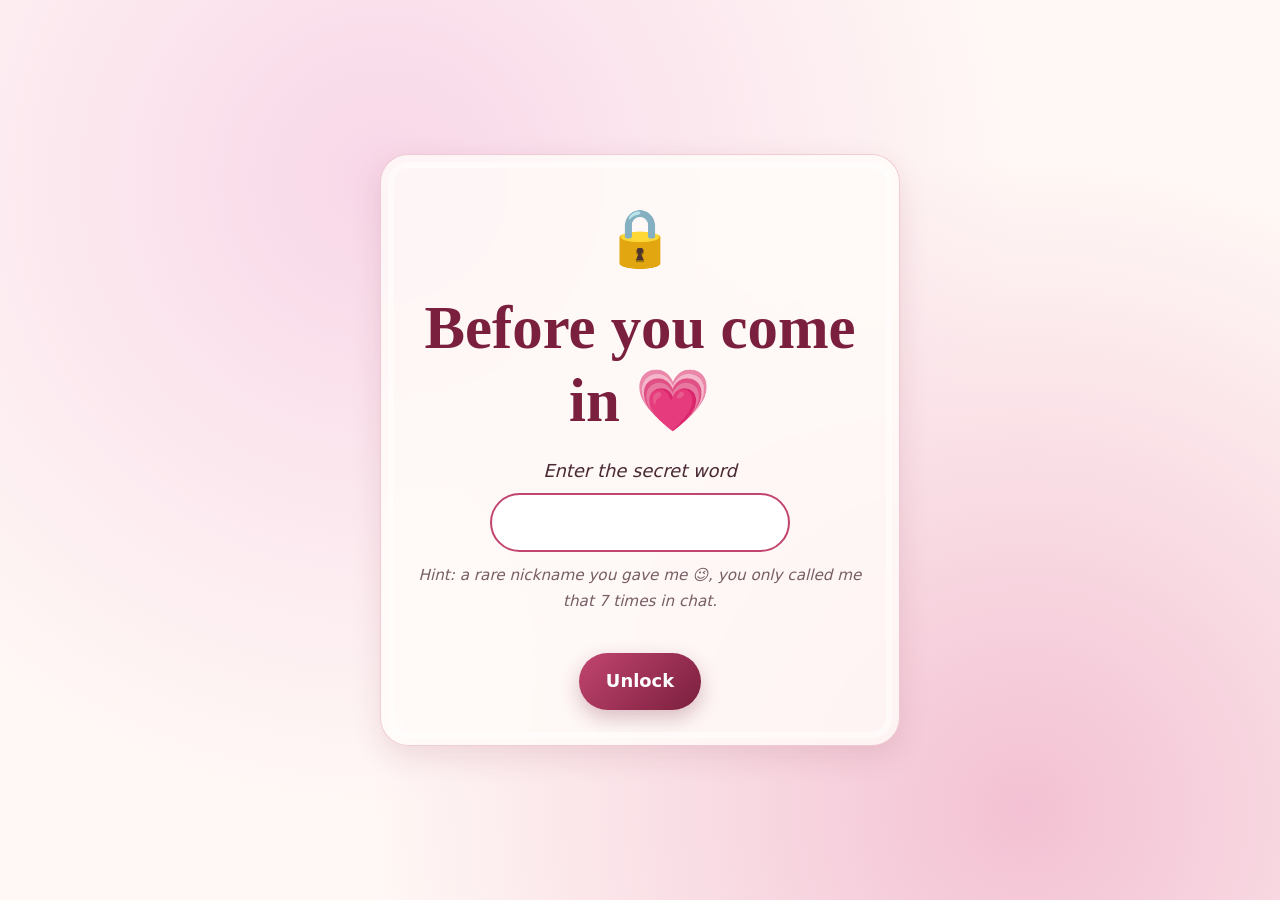
<file: index.html>
<!doctype html>
<html lang="en">
<head>
<meta charset="utf-8">
<meta name="viewport" content="width=device-width, initial-scale=1, viewport-fit=cover">
<meta name="robots" content="noindex, nofollow, noarchive">
<title>Happy Birthday 💗</title>
<meta name="theme-color" content="#fff8f5">
<link rel="icon" href="data:image/svg+xml,%3Csvg xmlns='http://www.w3.org/2000/svg' viewBox='0 0 100 100'%3E%3Ctext y='.9em' font-size='90'%3E💗%3C/text%3E%3C/svg%3E">
<link rel="stylesheet" href="css/style.css">
</head>
<body>
<a class="skip" href="#main">Skip to content</a>
<div id="hearts" aria-hidden="true"></div>
<div id="opening" role="dialog" aria-modal="true" aria-label="Welcome"></div>
<header id="nav" class="nav" hidden></header>
<main id="main"></main>
<footer id="footer" class="footer"></footer>
<div id="player" class="player" hidden></div>
<noscript><p style="padding:2rem;text-align:center">Please enable JavaScript to open your surprise 💗</p></noscript>
<script src="js/content.js"></script>
<script src="js/app.js"></script>
</body>
</html>
</file>
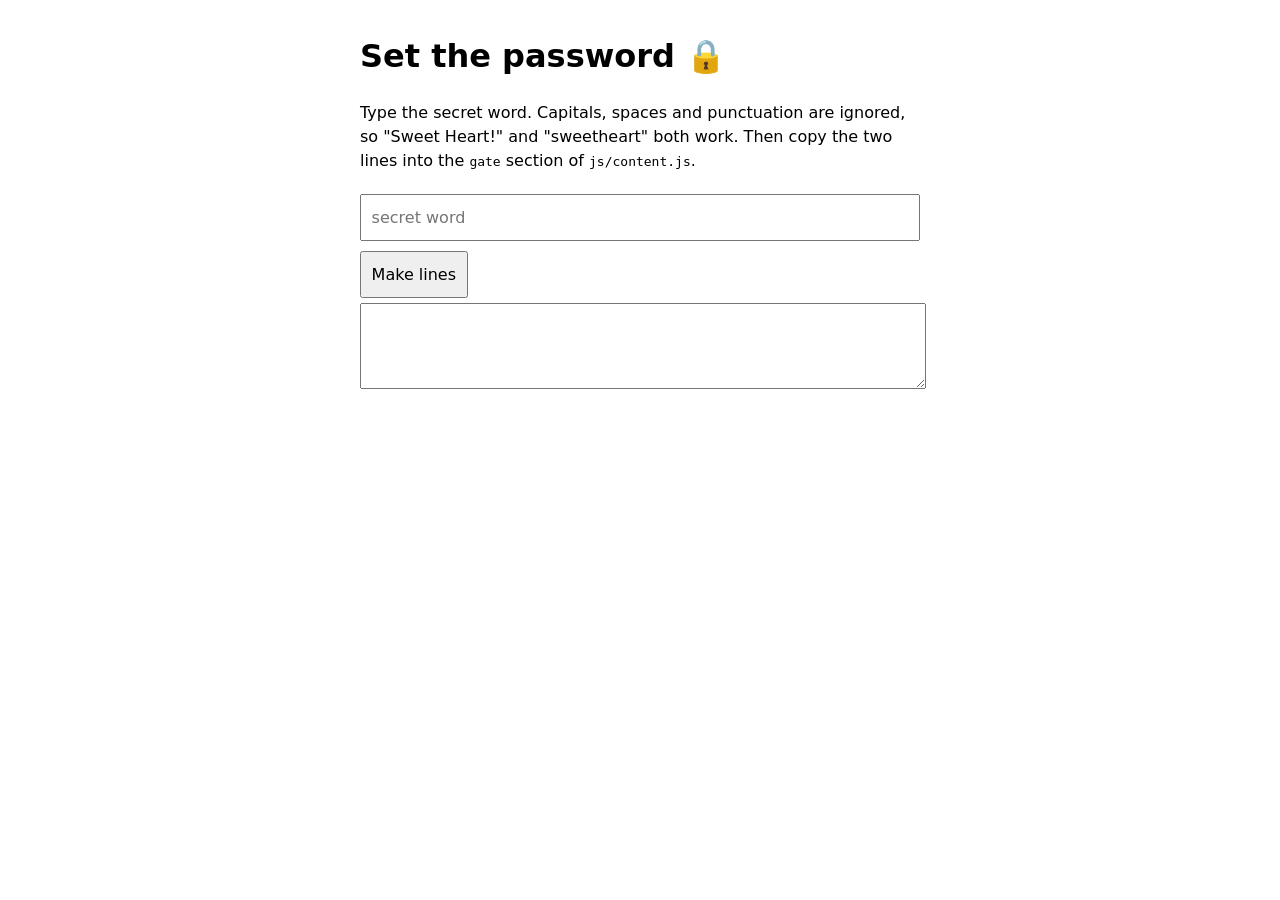
<file: make-lock.html>
<!doctype html><html lang="en"><head><meta charset="utf-8"><meta name="viewport" content="width=device-width,initial-scale=1">
<meta name="robots" content="noindex"><title>Make lock</title>
<style>body{font-family:system-ui,sans-serif;max-width:560px;margin:2rem auto;padding:0 1rem;line-height:1.5}input,button{font:inherit;padding:.6rem;margin:.3rem 0}input{width:100%;box-sizing:border-box}textarea{width:100%;height:5rem;font-family:monospace}</style></head><body>
<h1>Set the password 🔒</h1>
<p>Type the secret word. Capitals, spaces and punctuation are ignored, so "Sweet Heart!" and "sweetheart" both work. Then copy the two lines into the <code>gate</code> section of <code>js/content.js</code>.</p>
<input id="pw" placeholder="secret word"><button id="go">Make lines</button>
<textarea id="out" readonly></textarea>
<script>
const norm=s=>s.toLowerCase().normalize("NFKC").replace(/[^\p{L}\p{N}]/gu,"");
const hex=b=>[...new Uint8Array(b)].map(x=>x.toString(16).padStart(2,"0")).join("");
document.getElementById("go").onclick=async()=>{
 const pw=norm(document.getElementById("pw").value); if(!pw){out.value="Type something first.";return}
 const salt=crypto.getRandomValues(new Uint8Array(16));
 const k=await crypto.subtle.importKey("raw",new TextEncoder().encode(pw),"PBKDF2",false,["deriveBits"]);
 const b=await crypto.subtle.deriveBits({name:"PBKDF2",salt,iterations:150000,hash:"SHA-256"},k,256);
 out.value='salt: "'+hex(salt)+'",\nhash: "'+hex(b)+'"';
};
</script></body></html>
</file>
<file: css/style.css>
:root{--pink:#f8d7e8;--cream:#fff8f5;--ivory:#fffdf9;--wine:#7a1f3d;--accent:#c2456f;--text:#4a2a35;
--font-head:Georgia,serif;--font-script:system-ui,sans-serif;--font-body:system-ui,sans-serif;
--shadow:0 10px 30px rgba(122,31,61,.12);--r:18px}
*{box-sizing:border-box}
html{scroll-behavior:smooth;scroll-padding-top:64px;-webkit-text-size-adjust:100%}
body{margin:0;background:var(--cream);color:var(--text);font-family:var(--font-body);line-height:1.7;font-size:clamp(1rem,.95rem + .25vw,1.12rem);overflow-x:hidden}
body.locked{overflow:hidden}
img{max-width:100%;display:block}
h1,h2,h3{font-family:var(--font-head);color:var(--wine);line-height:1.2;margin:0 0 .5em;font-weight:600}
p{margin:0 0 1em;overflow-wrap:anywhere}
:focus-visible{outline:3px solid var(--accent);outline-offset:3px;border-radius:6px}
.skip{position:absolute;left:-999px;top:8px;background:var(--wine);color:#fff;padding:.5rem 1rem;z-index:100;border-radius:8px}
.skip:focus{left:8px}
.script{font-family:var(--font-script);color:var(--accent)}

/* hearts */
#hearts{position:fixed;inset:0;pointer-events:none;overflow:hidden;z-index:1}
#hearts span{position:absolute;bottom:-40px;opacity:0;animation:floatUp linear forwards}
@keyframes floatUp{0%{transform:translateY(0) rotate(0);opacity:0}10%{opacity:.7}90%{opacity:.5}100%{transform:translateY(-110vh) rotate(25deg);opacity:0}}
.burst{position:fixed;z-index:300;pointer-events:none;font-size:22px;animation:burst 1.3s ease-out forwards}
@keyframes burst{to{transform:translate(var(--dx),var(--dy)) scale(1.3);opacity:0}}

/* opening */
#opening{position:fixed;inset:0;z-index:200;display:grid;place-items:center;padding:1.2rem;text-align:center;
background:radial-gradient(circle at 30% 20%,var(--pink),transparent 55%),radial-gradient(circle at 80% 90%,#f3c1d3,transparent 50%),var(--cream);transition:opacity .9s,transform .9s}
#opening.gone{opacity:0;transform:scale(1.08);pointer-events:none}
.open-card{max-width:520px;width:100%;background:rgba(255,253,249,.8);backdrop-filter:blur(6px);border:1px solid rgba(194,69,111,.25);border-radius:28px;padding:2.2rem 1.4rem;box-shadow:var(--shadow);outline:6px solid rgba(255,255,255,.5);outline-offset:-14px}
.gift{font-size:3.5rem;animation:bob 2.4s ease-in-out infinite}
@keyframes bob{50%{transform:translateY(-8px) rotate(4deg)}}
.open-greet{font-family:var(--font-script);color:var(--accent);font-size:clamp(1.6rem,6vw,2.2rem);margin:.3rem 0 0}
.open-name{font-size:clamp(2.2rem,10vw,3.8rem);margin:.1em 0 .3em;overflow-wrap:anywhere}
.open-msg{font-style:italic;margin-bottom:1.6rem}
.btn{font:inherit;font-weight:600;color:#fff;background:linear-gradient(135deg,var(--accent),var(--wine));border:0;border-radius:999px;padding:.8rem 1.7rem;min-height:48px;cursor:pointer;box-shadow:0 8px 20px rgba(122,31,61,.28);transition:transform .2s,box-shadow .2s}
.btn:hover{transform:translateY(-2px)}.btn:active{transform:scale(.97)}
.btn.big{font-size:1.1rem;padding:1rem 2rem}
.link{background:none;border:0;color:var(--accent);text-decoration:underline;font:inherit;cursor:pointer;min-height:44px}

/* nav */
.nav{position:fixed;top:0;left:0;right:0;z-index:50;display:flex;align-items:center;gap:.5rem;padding:.4rem .8rem;padding-top:calc(.4rem + env(safe-area-inset-top,0px));background:rgba(255,248,245,.85);backdrop-filter:blur(10px);border-bottom:1px solid rgba(194,69,111,.15)}
.nav[hidden]{display:none}
.brand{text-decoration:none;font-size:1.3rem;padding:.3rem .5rem}
.nav ul{display:flex;gap:.2rem;list-style:none;margin:0;padding:0;overflow-x:auto;scrollbar-width:none;flex:1;justify-content:flex-end}
.nav ul::-webkit-scrollbar{display:none}
.nav li a{display:block;white-space:nowrap;text-decoration:none;color:var(--wine);padding:.6rem .7rem;font-size:.9rem;border-radius:999px}
.nav li a:hover{background:var(--pink)}

/* sections */
.sec{position:relative;z-index:2;padding:clamp(3.5rem,9vw,6rem) 1.2rem;max-width:1100px;margin:0 auto}
.sec-title{font-size:clamp(1.8rem,6vw,2.8rem);text-align:center}
.sec-intro{text-align:center;opacity:.8;margin-bottom:2rem}
.reveal{opacity:0;transform:translateY(24px);transition:opacity .8s,transform .8s}
.reveal.in{opacity:1;transform:none}

/* hero */
.hero{position:relative;min-height:100vh;min-height:100svh;display:flex;align-items:center;justify-content:center;overflow:hidden;padding:5rem 1.2rem 4rem;z-index:2;background:linear-gradient(160deg,var(--pink),#f3c1d3 55%,var(--wine))}
.hero.v-top{align-items:flex-start}.hero.v-bottom{align-items:flex-end}
.hero-bg{position:absolute;inset:0;background-size:cover;background-repeat:no-repeat}
.hero-ov{position:absolute;inset:0;background:linear-gradient(180deg,rgba(122,31,61,.55),rgba(60,10,30,.75))}
.hero-in{position:relative;max-width:760px;width:100%;color:#fff}
.hero-in .script{color:#ffe3ee;font-size:clamp(1.8rem,7vw,3rem);margin-bottom:.2rem}
.hero-title{color:#fff;font-size:clamp(2.2rem,9vw,4.8rem);text-shadow:0 3px 20px rgba(0,0,0,.35)}
.hero-sub{font-size:clamp(1.02rem,3.4vw,1.3rem);text-shadow:0 2px 10px rgba(0,0,0,.35)}
.scroll{position:absolute;bottom:1.4rem;left:50%;transform:translateX(-50%);color:#fff;text-decoration:none;text-align:center;font-size:.9rem;padding:.5rem 1rem}
.scroll i{display:block;font-style:normal;font-size:1.6rem;animation:bounce 1.8s infinite}
@keyframes bounce{50%{transform:translateY(7px)}}

/* letter */
.letter-sec{max-width:760px}
.paper{background:var(--ivory);padding:clamp(1.6rem,6vw,3.2rem);border-radius:6px;box-shadow:var(--shadow);border:1px solid rgba(194,69,111,.15);
background-image:repeating-linear-gradient(transparent 0 1.9rem,rgba(194,69,111,.07) 1.9rem calc(1.9rem + 1px));position:relative}
.paper::before{content:"💗";position:absolute;top:-14px;right:20px;font-size:1.6rem}
.paper p{white-space:pre-line;font-size:1.05em}
.paper .hl{font-family:var(--font-head);font-style:italic;color:var(--wine);background:linear-gradient(transparent 55%,rgba(248,215,232,.9) 55%);padding:.1em .2em}
.sign{font-size:clamp(1.6rem,6vw,2.2rem);text-align:right;margin:1.5rem 0 0}

/* reasons */
.cards{display:grid;grid-template-columns:repeat(auto-fit,minmax(min(100%,240px),1fr));gap:1.1rem}
.card{background:var(--ivory);border-radius:var(--r);padding:1.4rem;box-shadow:var(--shadow);border:1px solid rgba(194,69,111,.12);text-align:center;overflow:hidden;transition:transform .3s}
.card:hover{transform:translateY(-4px)}
.card-img{width:calc(100% + 2.8rem);margin:-1.4rem -1.4rem 1rem;aspect-ratio:4/3;object-fit:cover}
.emo{font-size:2.2rem}.card h3{font-size:1.25rem}.card p{margin:0;opacity:.9}

/* gallery */
.polaroids{columns:2 140px;column-gap:1rem}
@media(min-width:700px){.polaroids{columns:3}}
.polaroid{display:block;width:100%;break-inside:avoid;margin:0 0 1.2rem;background:#fff;border:0;padding:.6rem .6rem 1rem;box-shadow:var(--shadow);cursor:pointer;text-align:center;font:inherit;color:inherit;transition:transform .3s;transform:rotate(var(--rot,0deg))}
.polaroid:nth-child(4n+1){--rot:-1.6deg}.polaroid:nth-child(4n+2){--rot:1.2deg}.polaroid:nth-child(4n+3){--rot:-.6deg}.polaroid:nth-child(4n){--rot:1.8deg}
.polaroid:hover,.polaroid:focus-visible{transform:rotate(0) scale(1.03);z-index:3}
.p-img{width:100%;height:auto;background:var(--pink)}
.ph{display:grid;place-items:center;background:linear-gradient(135deg,var(--pink),#fff);color:var(--accent);font-size:2.4rem;min-height:140px;aspect-ratio:4/3;width:100%}
.p-cap{display:block;font-family:var(--font-script);color:var(--wine);margin-top:.6rem;font-size:1.1rem;line-height:1.3}
.p-date{display:block;font-size:.75rem;opacity:.6;margin-top:.4rem}
.lb{position:fixed;inset:0;z-index:400;background:rgba(40,8,22,.94);display:flex;flex-direction:column;align-items:center;justify-content:center;padding:3.5rem 1rem 1rem;color:#fff}
.lb-pic{max-width:min(92vw,900px);width:100%;display:grid;place-items:center}
.lb-img{max-height:68vh;max-height:68svh;width:auto;max-width:100%;object-fit:contain;border:8px solid #fff;border-bottom-width:14px}
.lb .ph{max-width:420px;color:var(--accent)}
.lb-cap{text-align:center;margin-top:1rem;display:flex;flex-direction:column;gap:.2rem;max-width:600px;white-space:pre-line}
.lb-cap strong{font-family:var(--font-script);font-size:1.4rem;font-weight:400}.lb-cap small{opacity:.7}
.lb-x,.lb-nav{position:absolute;background:rgba(255,255,255,.14);color:#fff;border:0;border-radius:50%;width:48px;height:48px;font-size:1.5rem;cursor:pointer}
.lb-x{top:calc(.8rem + env(safe-area-inset-top,0px));right:.8rem}
.lb-nav{top:50%;transform:translateY(-50%)}.prev{left:.5rem}.next{right:.5rem}
.lb-x:hover,.lb-nav:hover{background:rgba(255,255,255,.28)}

/* timeline */
.tl{list-style:none;margin:0;padding:0;position:relative}
.tl::before{content:"";position:absolute;left:22px;top:0;bottom:0;width:2px;background:linear-gradient(var(--pink),var(--accent),var(--pink))}
.tl-item{position:relative;padding:0 0 1.8rem 62px}
.tl-dot{position:absolute;left:0;top:0;width:46px;height:46px;border-radius:50%;background:var(--ivory);border:2px solid var(--accent);display:grid;place-items:center;font-size:1.3rem;box-shadow:var(--shadow)}
.tl-card{background:var(--ivory);padding:1.2rem;border-radius:var(--r);box-shadow:var(--shadow);border:1px solid rgba(194,69,111,.12)}
.tl-card time{font-size:.8rem;letter-spacing:.08em;text-transform:uppercase;color:var(--accent);font-weight:600}
.tl-card h3{margin:.2rem 0 .3rem;font-size:1.3rem}
.loc{font-size:.9rem;opacity:.75;margin-bottom:.6rem}
.tl-img{width:100%;border-radius:12px;margin:.4rem 0 .8rem;max-height:420px;object-fit:cover}
.desc{white-space:pre-line;margin:0}
@media(min-width:860px){
 .tl::before{left:50%;transform:translateX(-1px)}
 .tl-item{width:50%;padding:0 46px 2rem 0}
 .tl-item .tl-dot{left:auto;right:-23px}
 .tl-item:nth-child(even){margin-left:50%;padding:0 0 2rem 46px}
 .tl-item:nth-child(even) .tl-dot{right:auto;left:-23px}
}

/* surprises */
.surp{display:grid;grid-template-columns:repeat(auto-fit,minmax(min(100%,290px),1fr));gap:1.2rem}
.box{background:var(--ivory);padding:1.5rem 1.2rem;border-radius:var(--r);box-shadow:var(--shadow);border:1px solid rgba(194,69,111,.12);text-align:center;display:flex;flex-direction:column;align-items:center;gap:.8rem}
.box h3{margin:0}.box p{margin:0}
.rand{font-family:var(--font-script);font-size:1.5rem;color:var(--accent);min-height:3.4rem;display:grid;place-items:center}
.pop{animation:pop .6s}
@keyframes pop{0%{transform:scale(.7);opacity:0}70%{transform:scale(1.06)}100%{transform:scale(1);opacity:1}}
.count{font-family:var(--font-head);font-size:clamp(3rem,12vw,4.5rem);color:var(--wine);line-height:1}
.reveal-body[hidden]{display:none}.reveal-body{animation:pop .7s;white-space:pre-line}
.rv-img{border-radius:12px;margin-bottom:.8rem;max-height:340px;object-fit:cover;width:100%}
/* envelope */
.env{position:relative;width:min(100%,260px);height:170px;margin-top:1.4rem}
.env>div{position:absolute;left:0;right:0}
.env-back{bottom:0;height:150px;background:#e8a9c0;border-radius:6px}
.env-paper{bottom:8px;height:130px;background:#fff;margin:0 12px;border-radius:4px;padding:.6rem;font-size:.82rem;line-height:1.4;overflow:auto;text-align:left;white-space:pre-line;transition:transform .8s .3s,height .8s .3s;z-index:2}
.env-front{bottom:0;height:150px;z-index:3;pointer-events:none;background:linear-gradient(to top right,#f2b8cd 50%,transparent 50%) left/50% 100% no-repeat,linear-gradient(to top left,#f4c4d5 50%,transparent 50%) right/50% 100% no-repeat;border-radius:6px}
.env-flap{top:20px;height:80px;background:#dc8fab;clip-path:polygon(0 0,100% 0,50% 100%);transform-origin:top;transition:transform .6s;z-index:4}
.env.open .env-flap{transform:rotateX(180deg);z-index:1}
.env.open .env-paper{transform:translateY(-95px);height:190px}
.env.open{margin-top:6.2rem}
.env{transition:margin .6s}
/* cake */
.cake{position:relative;width:200px;height:190px;margin-top:.5rem}
.tier{position:absolute;left:50%;transform:translateX(-50%);border-radius:10px 10px 6px 6px}
.t1{bottom:22px;width:190px;height:60px;background:linear-gradient(var(--accent) 0 14px,#f6b6cc 14px)}
.t2{bottom:82px;width:130px;height:46px;background:linear-gradient(var(--wine) 0 12px,#f9d3e1 12px)}
.plate{position:absolute;bottom:8px;left:5px;right:5px;height:16px;background:#fff;border-radius:50%;box-shadow:0 4px 8px rgba(0,0,0,.1)}
.candles{position:absolute;bottom:126px;left:0;right:0;display:flex;justify-content:center;gap:12px;z-index:3}
.candle{position:relative;width:24px;height:54px;padding:0;border:0;background:none;cursor:pointer}
.candle::before{content:"";position:absolute;bottom:0;left:7px;width:10px;height:36px;border-radius:3px;background:repeating-linear-gradient(135deg,#fff 0 6px,var(--pink) 6px 12px)}
.flame{position:absolute;top:0;left:5px;width:14px;height:20px;background:radial-gradient(#fff6c8 20%,#ffb703 60%,transparent 72%);border-radius:50% 50% 50% 50%/60% 60% 40% 40%;animation:flick .5s infinite alternate;transition:opacity .4s,transform .4s}
@keyframes flick{to{transform:scale(1.1,.92) rotate(3deg)}}
.candle.out .flame{opacity:0;transform:translateY(-8px) scale(.3);animation:none}
.cake-msg{min-height:3rem;font-style:italic}

/* final */
.final{max-width:none;margin:0;text-align:center;overflow:hidden;background:linear-gradient(180deg,var(--cream),var(--pink));min-height:80vh;display:grid;place-items:center}
.final-bg{position:absolute;inset:0;background-size:cover;background-position:center;opacity:.28}
.final-in{position:relative;max-width:680px}
.final-in .script:first-child{font-size:clamp(1.6rem,6vw,2.4rem);margin:0}
.final-msg{white-space:pre-line;font-size:1.1em}
.final .sign{text-align:center}
.extra{font-size:1.7rem;min-height:2.4rem;margin-top:1rem}
.footer{position:relative;z-index:2;text-align:center;padding:1.6rem 1rem 5.5rem;font-size:.85rem;opacity:.7}

/* player */
.player{position:fixed;right:.8rem;bottom:calc(.8rem + env(safe-area-inset-bottom,0px));z-index:60;display:flex;align-items:center;gap:.5rem;background:rgba(255,253,249,.92);backdrop-filter:blur(8px);padding:.4rem .8rem .4rem .4rem;border-radius:999px;box-shadow:var(--shadow);border:1px solid rgba(194,69,111,.2);max-width:calc(100vw - 1.6rem)}
.player[hidden]{display:none}
.pbtn{width:44px;height:44px;border-radius:50%;border:0;background:var(--wine);color:#fff;cursor:pointer;font-size:.9rem}
.bars{display:flex;gap:2px;align-items:flex-end;height:16px}
.bars i{width:3px;height:4px;background:var(--accent);border-radius:2px}
.player.on .bars i{animation:eq .8s infinite alternate}.player.on .bars i:nth-child(2){animation-delay:.2s}.player.on .bars i:nth-child(3){animation-delay:.4s}
@keyframes eq{to{height:16px}}
.ptitle{font-size:.8rem;max-width:90px;overflow:hidden;text-overflow:ellipsis;white-space:nowrap}
.player input{width:70px;accent-color:var(--accent)}
@media(max-width:380px){.ptitle{display:none}}

@media(prefers-reduced-motion:reduce){
 html{scroll-behavior:auto}
 *,*::before,*::after{animation:none!important;transition:none!important}
 .reveal{opacity:1;transform:none}
 #hearts{display:none}
}

/* password gate */
#gate{position:fixed;inset:0;z-index:250;display:grid;place-items:center;padding:1.2rem;text-align:center;background:radial-gradient(circle at 30% 20%,var(--pink),transparent 55%),radial-gradient(circle at 80% 90%,#f3c1d3,transparent 50%),var(--cream)}
#gate input{display:block;width:100%;max-width:300px;margin:.4rem auto 0;font:inherit;font-size:1.1rem;text-align:center;padding:.8rem 1rem;min-height:48px;border-radius:999px;border:2px solid var(--pink);background:#fff;color:var(--text)}
#gate input:focus{border-color:var(--accent);outline:none}
.ghint{font-style:italic;opacity:.75;font-size:.95rem;margin:.7rem 0 .4rem}
.gerr{color:var(--accent);min-height:1.6rem;margin-bottom:.4rem}
.shake{animation:shake .4s}
@keyframes shake{25%{transform:translateX(-8px)}75%{transform:translateX(8px)}}
</file>
